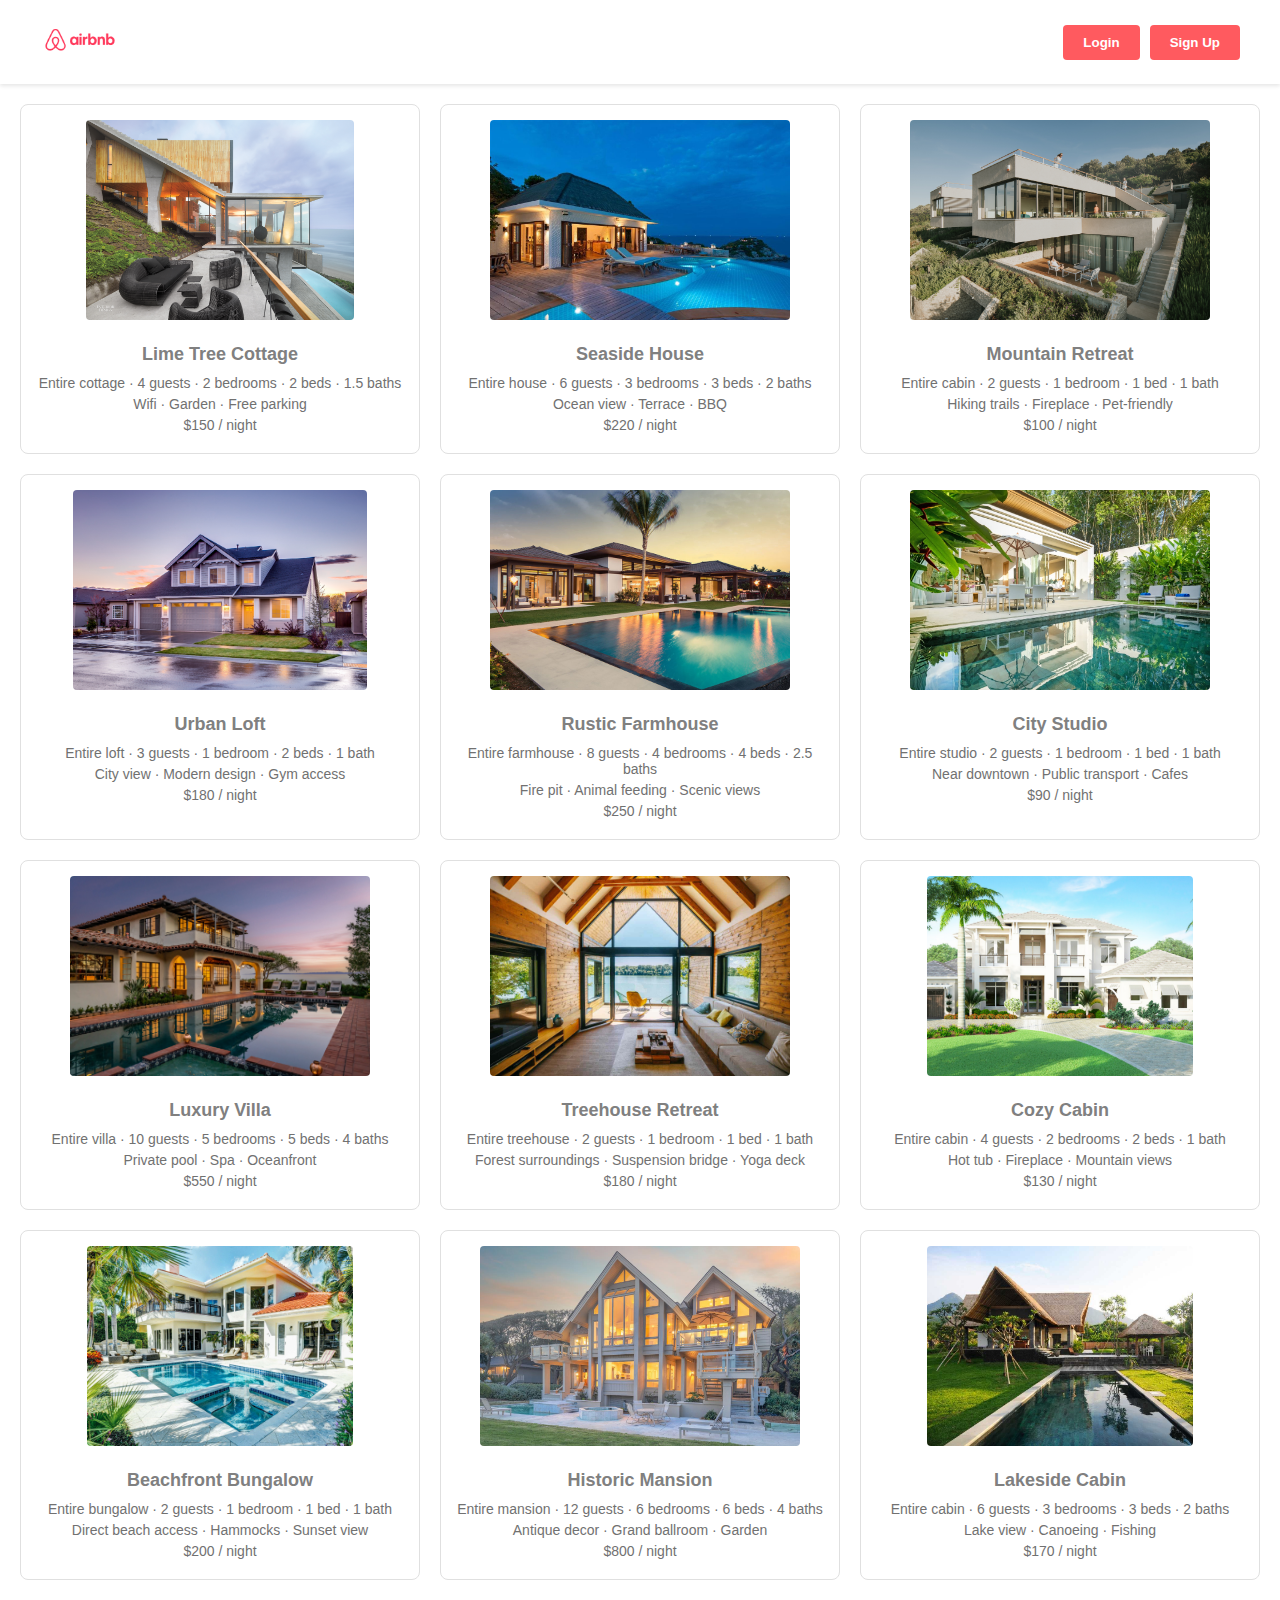
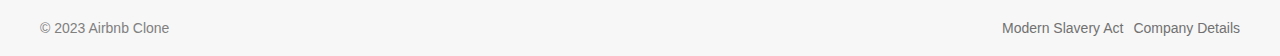
<file: index.html>
<!DOCTYPE html>
<html lang="en">
<head>
    <meta charset="UTF-8">
    <meta name="viewport" content="width=device-width, initial-scale=1.0">
    <link rel="stylesheet" href="styles.css">
    <title>Airbnb Clone</title>
</head>
<body>
   <nav class="navbar">
    <div class="logo">
        <img src="./airbnb.png" alt="Airbnb Logo">
    </div>
    <div class="nav-buttons">
        <button class="login-button">Login</button>
        <button class="signup-button">Sign Up</button>
    </div>
</nav>


<main class="property-listings">
    <a href="./1.html">
  <div class="property-listing">
      <img src="1.jpeg" alt="Property 1">
      <h3>Lime Tree Cottage</h3>
      <p>Entire cottage &#183; 4 guests &#183; 2 bedrooms &#183; 2 beds &#183; 1.5 baths</p>
      <p>Wifi &#183; Garden &#183; Free parking</p>
      <p>$150 / night</p>
  </div>
</a>
  <div class="property-listing">
      <img src="2.jpeg" alt="Property 2">
      <h3>Seaside House</h3>
      <p>Entire house &#183; 6 guests &#183; 3 bedrooms &#183; 3 beds &#183; 2 baths</p>
      <p>Ocean view &#183; Terrace &#183; BBQ</p>
      <p>$220 / night</p>
  </div>
  <div class="property-listing">
      <img src="3.jpeg" alt="Property 3">
      <h3>Mountain Retreat</h3>
      <p>Entire cabin &#183; 2 guests &#183; 1 bedroom &#183; 1 bed &#183; 1 bath</p>
      <p>Hiking trails &#183; Fireplace &#183; Pet-friendly</p>
      <p>$100 / night</p>
  </div>
  <div class="property-listing">
      <img src="4.jpeg" alt="Property 4">
      <h3>Urban Loft</h3>
      <p>Entire loft &#183; 3 guests &#183; 1 bedroom &#183; 2 beds &#183; 1 bath</p>
      <p>City view &#183; Modern design &#183; Gym access</p>
      <p>$180 / night</p>
  </div>
  <div class="property-listing">
      <img src="5.jpeg" alt="Property 5">
      <h3>Rustic Farmhouse</h3>
      <p>Entire farmhouse &#183; 8 guests &#183; 4 bedrooms &#183; 4 beds &#183; 2.5 baths</p>
      <p>Fire pit &#183; Animal feeding &#183; Scenic views</p>
      <p>$250 / night</p>
  </div>
  <div class="property-listing">
      <img src="6.jpeg" alt="Property 6">
      <h3>City Studio</h3>
      <p>Entire studio &#183; 2 guests &#183; 1 bedroom &#183; 1 bed &#183; 1 bath</p>
      <p>Near downtown &#183; Public transport &#183; Cafes</p>
      <p>$90 / night</p>
  </div>
  <div class="property-listing">
      <img src="7.jpeg" alt="Property 7">
      <h3>Luxury Villa</h3>
      <p>Entire villa &#183; 10 guests &#183; 5 bedrooms &#183; 5 beds &#183; 4 baths</p>
      <p>Private pool &#183; Spa &#183; Oceanfront</p>
      <p>$550 / night</p>
  </div>
  <div class="property-listing">
      <img src="8.jpeg" alt="Property 8">
      <h3>Treehouse Retreat</h3>
      <p>Entire treehouse &#183; 2 guests &#183; 1 bedroom &#183; 1 bed &#183; 1 bath</p>
      <p>Forest surroundings &#183; Suspension bridge &#183; Yoga deck</p>
      <p>$180 / night</p>
  </div>
  <div class="property-listing">
      <img src="9.jpeg" alt="Property 9">
      <h3>Cozy Cabin</h3>
      <p>Entire cabin &#183; 4 guests &#183; 2 bedrooms &#183; 2 beds &#183; 1 bath</p>
      <p>Hot tub &#183; Fireplace &#183; Mountain views</p>
      <p>$130 / night</p>
  </div>
  <div class="property-listing">
      <img src="10.jpeg" alt="Property 10">
      <h3>Beachfront Bungalow</h3>
      <p>Entire bungalow &#183; 2 guests &#183; 1 bedroom &#183; 1 bed &#183; 1 bath</p>
      <p>Direct beach access &#183; Hammocks &#183; Sunset view</p>
      <p>$200 / night</p>
  </div>
  <div class="property-listing">
      <img src="11.jpeg" alt="Property 11">
      <h3>Historic Mansion</h3>
      <p>Entire mansion &#183; 12 guests &#183; 6 bedrooms &#183; 6 beds &#183; 4 baths</p>
      <p>Antique decor &#183; Grand ballroom &#183; Garden</p>
      <p>$800 / night</p>
  </div>
  <div class="property-listing">
      <img src="12.jpeg" alt="Property 12">
      <h3>Lakeside Cabin</h3>
      <p>Entire cabin &#183; 6 guests &#183; 3 bedrooms &#183; 3 beds &#183; 2 baths</p>
      <p>Lake view &#183; Canoeing &#183; Fishing</p>
      <p>$170 / night</p>
  </div>
</main>


    <footer class="footer">
      <div class="footer-content">
          <p class="copyright">&copy; 2023 Airbnb Clone</p>
          <div class="footer-links">
              <a href="#" class="footer-link">Modern Slavery Act</a>
              <a href="#" class="footer-link">Company Details</a>
          </div>
      </div>
  </footer>
  
  
  
</body>
</html>
</file>
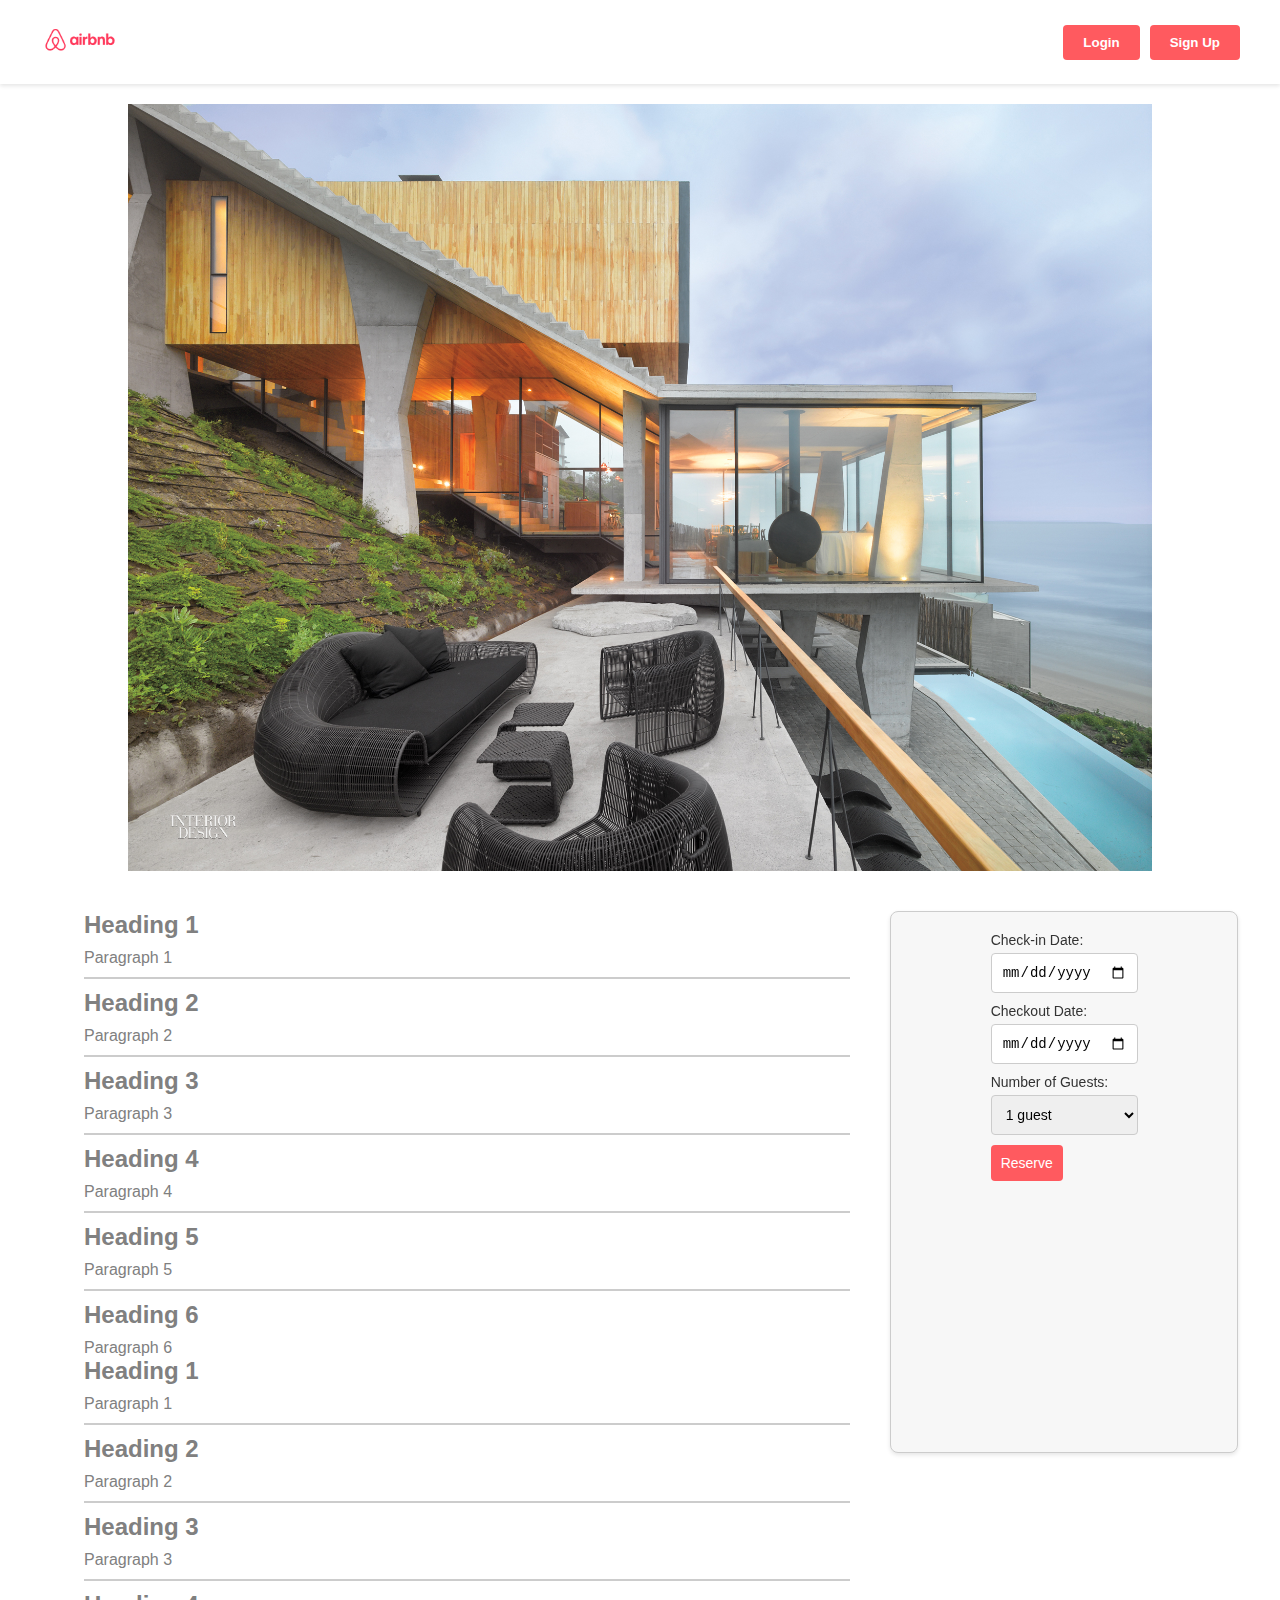
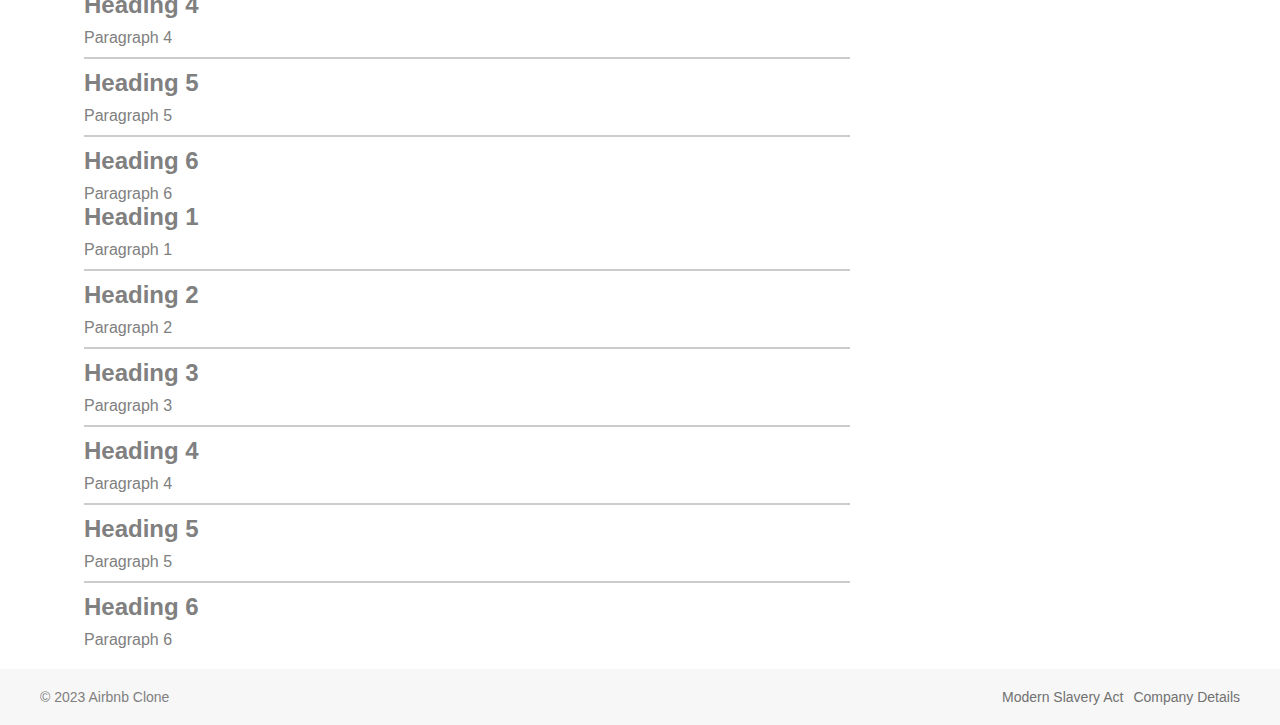
<file: 1.html>
<!DOCTYPE html>
<html lang="en">
<head>
    <meta charset="UTF-8">
    <meta name="viewport" content="width=device-width, initial-scale=1.0">
    <link rel="stylesheet" href="styles.css">
    <title>Property Details - Airbnb Clone</title>
</head>
<body>
    <!-- Navbar (same as index.html) -->
    <nav class="navbar">
        <div class="logo">
            <img src="./airbnb.png" alt="Airbnb Logo">
        </div>
        <div class="nav-buttons">
            <button class="login-button">Login</button>
            <button class="signup-button">Sign Up</button>
        </div>
    </nav>

    <!-- Main content for property details -->
    <main class="property-details">
      <div class="property-image">
          <img src="1.jpeg" alt="Property Image">
      </div>
      <main class="property-details">
        <div class="content-container">
            <div class="text-container">
                <h2>Heading 1</h2>
                <p>Paragraph 1</p>
                <hr class="separator">
                <h2>Heading 2</h2>
                <p>Paragraph 2</p>
                <hr class="separator">
                <h2>Heading 3</h2>
                <p>Paragraph 3</p>
                <hr class="separator">
                <h2>Heading 4</h2>
                <p>Paragraph 4</p>
                <hr class="separator">
                <h2>Heading 5</h2>
                <p>Paragraph 5</p>
                <hr class="separator">
                <h2>Heading 6</h2>
                <p>Paragraph 6</p>
                <h2>Heading 1</h2>
                <p>Paragraph 1</p>
                <hr class="separator">
                <h2>Heading 2</h2>
                <p>Paragraph 2</p>
                <hr class="separator">
                <h2>Heading 3</h2>
                <p>Paragraph 3</p>
                <hr class="separator">
                <h2>Heading 4</h2>
                <p>Paragraph 4</p>
                <hr class="separator">
                <h2>Heading 5</h2>
                <p>Paragraph 5</p>
                <hr class="separator">
                <h2>Heading 6</h2>
                <p>Paragraph 6</p>
                <h2>Heading 1</h2>
                <p>Paragraph 1</p>
                <hr class="separator">
                <h2>Heading 2</h2>
                <p>Paragraph 2</p>
                <hr class="separator">
                <h2>Heading 3</h2>
                <p>Paragraph 3</p>
                <hr class="separator">
                <h2>Heading 4</h2>
                <p>Paragraph 4</p>
                <hr class="separator">
                <h2>Heading 5</h2>
                <p>Paragraph 5</p>
                <hr class="separator">
                <h2>Heading 6</h2>
                <p>Paragraph 6</p>
            </div>
            <div class="frame-container">
               
                  <div class="reservation-form">
                    <div class="form">
                        <label for="checkin">Check-in Date:</label>
                        <input type="date" id="checkin" name="checkin" required>
                
                        <label for="checkout">Checkout Date:</label>
                        <input type="date" id="checkout" name="checkout" required>
                
                        <label for="guests">Number of Guests:</label>
                        <select id="guests" name="guests">
                            <option value="1">1 guest</option>
                            <option value="2">2 guests</option>
                            <option value="3">3 guests</option>
                        </select>
                
                        <a href="./payment.html"><button type="submit">Reserve</button></a>
                
                    </div>
                </div>
                
            
            </div>
        </div>
    </main>
    
  </main>
  

    <!-- Footer (same as index.html) -->
    <footer class="footer">
      <div class="footer-content">
          <p class="copyright">&copy; 2023 Airbnb Clone</p>
          <div class="footer-links">
              <a href="#" class="footer-link">Modern Slavery Act</a>
              <a href="#" class="footer-link">Company Details</a>
          </div>
      </div>
  </footer>
</body>
</html>
</file>
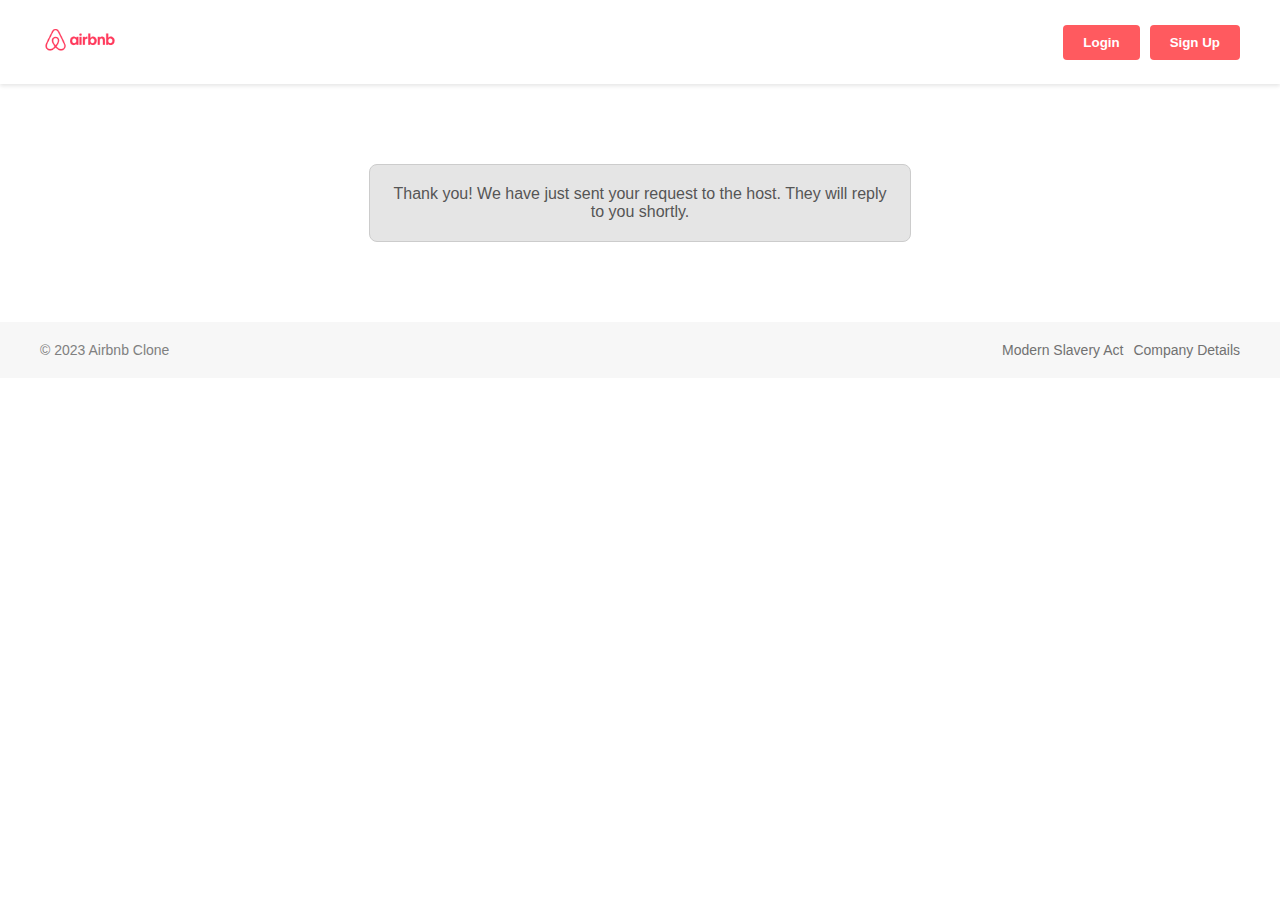
<file: confirm.html>
<!DOCTYPE html>
<html lang="en">
<head>
    <meta charset="UTF-8">
    <meta name="viewport" content="width=device-width, initial-scale=1.0">
    <link rel="stylesheet" href="styles.css">
    <title>Payment - Airbnb Clone</title>
</head>
<body>
    <!-- Navbar (same as index.html) -->
    <nav class="navbar">
        <div class="logo">
            <img src="./airbnb.png" alt="Airbnb Logo">
        </div>
        <div class="nav-buttons">
            <button class="login-button">Login</button>
            <button class="signup-button">Sign Up</button>
        </div>
    </nav>

    <!-- Main content for property details -->
    <main class="property-details">
    
     
      <div class="confirmation-message">
        Thank you! We have just sent your request to the host. They will reply to you shortly.
    </div>
    
    
  </main>
  

    <!-- Footer (same as index.html) -->
    <footer class="footer">
      <div class="footer-content">
          <p class="copyright">&copy; 2023 Airbnb Clone</p>
          <div class="footer-links">
              <a href="#" class="footer-link">Modern Slavery Act</a>
              <a href="#" class="footer-link">Company Details</a>
          </div>
      </div>
  </footer>
</body>
</html>
</file>
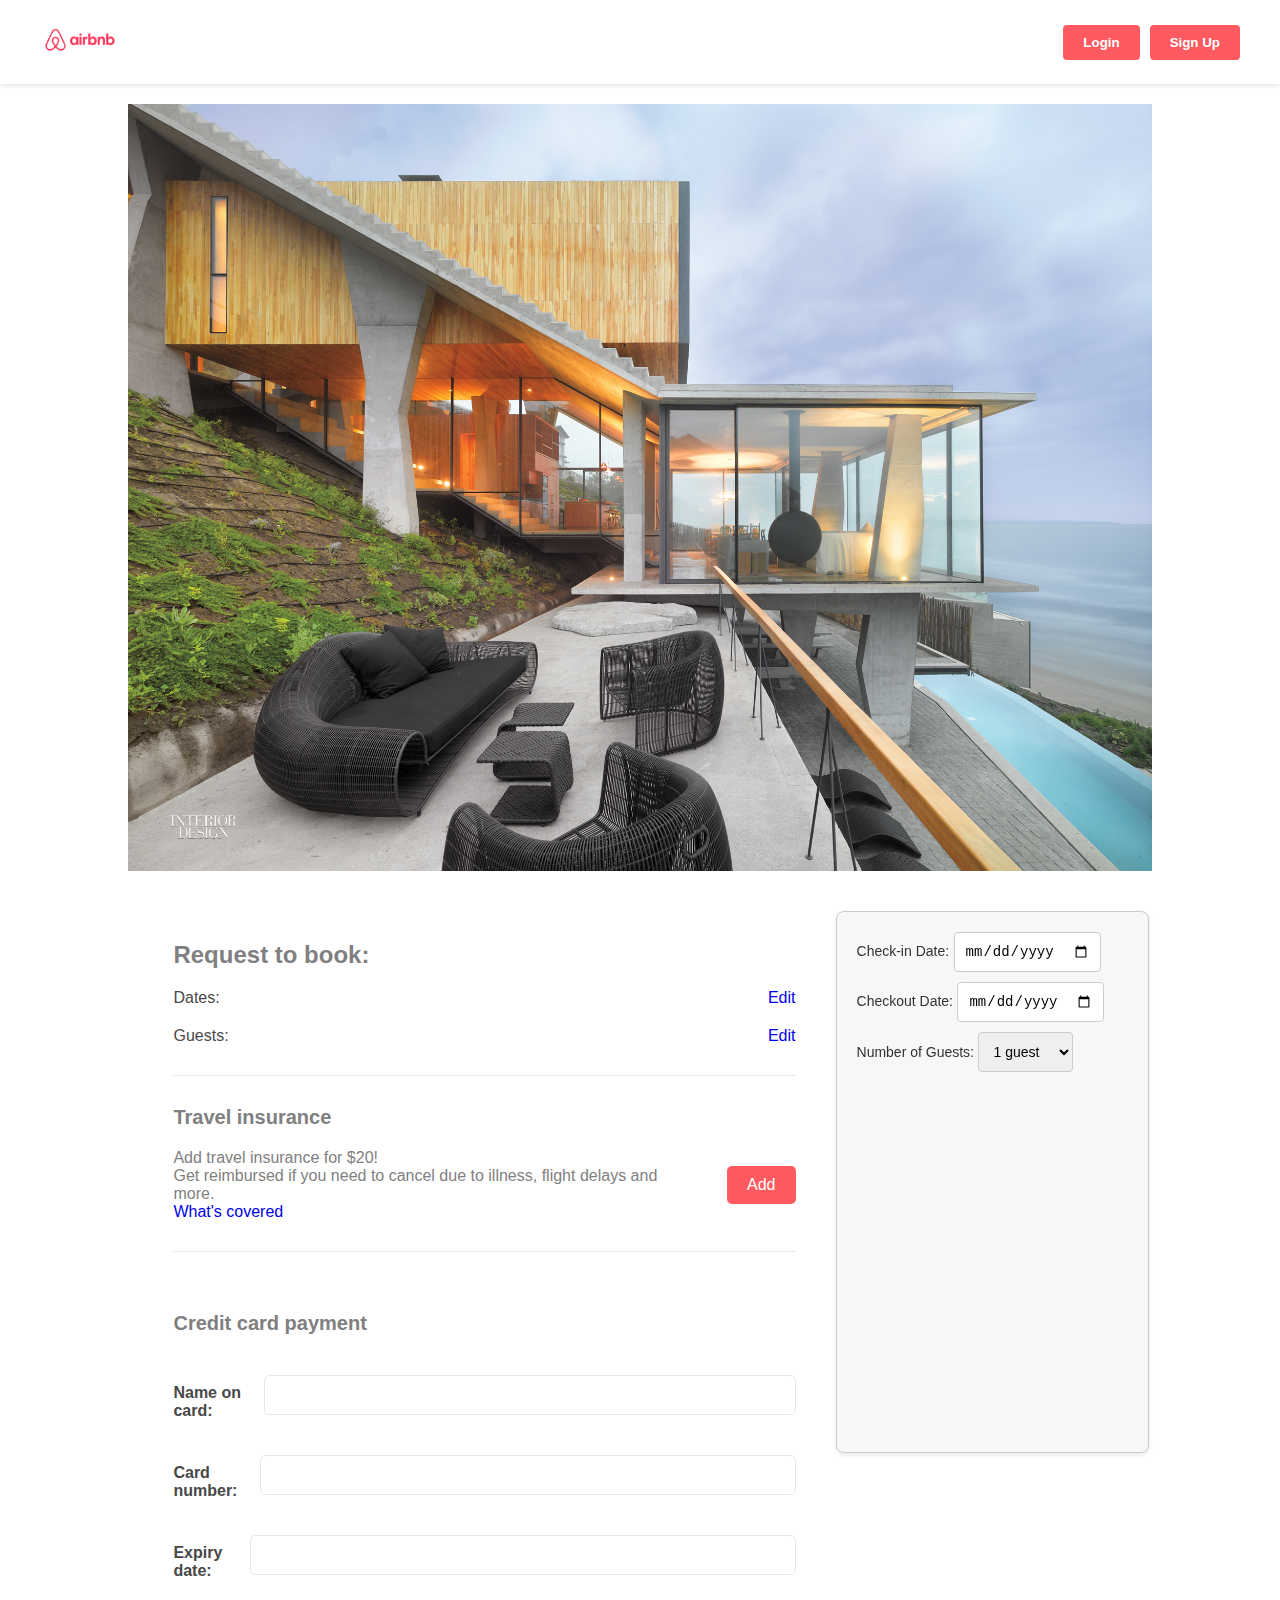
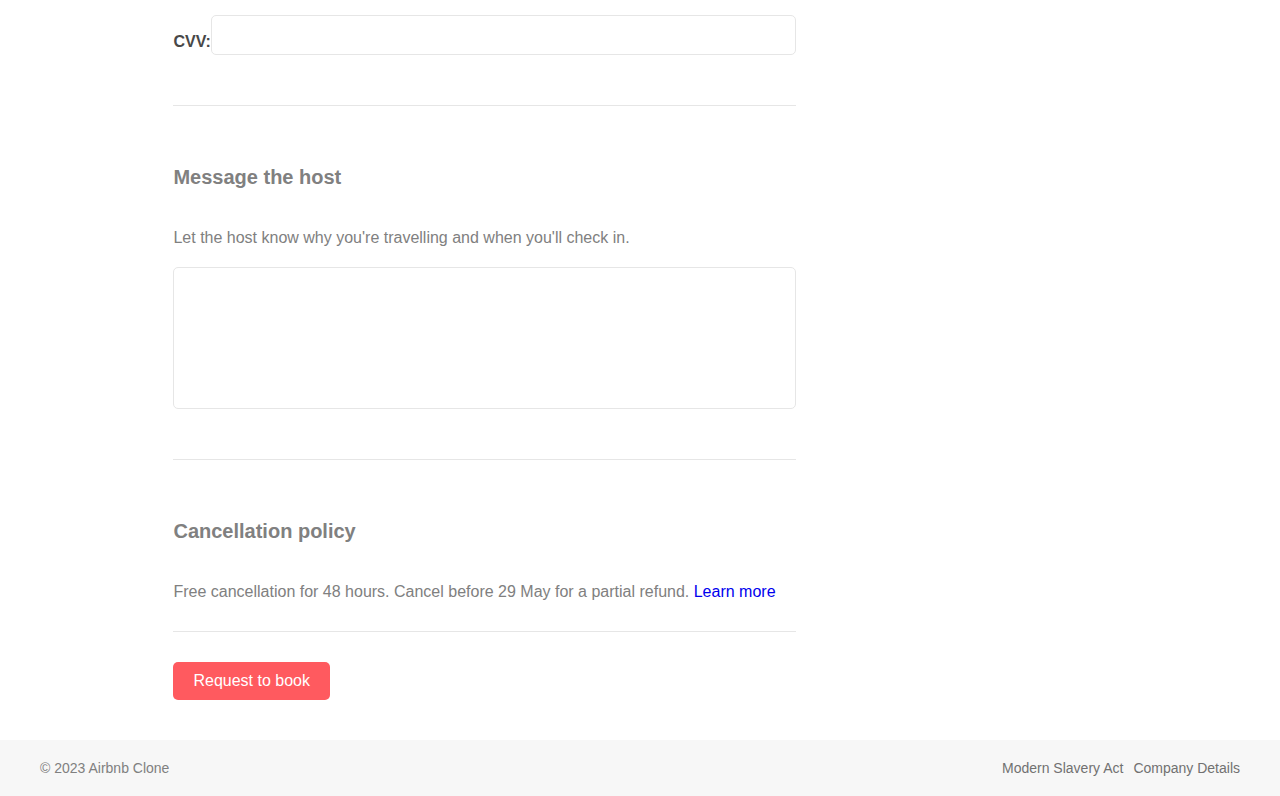
<file: payment.html>
<!DOCTYPE html>
<html lang="en">
<head>
    <meta charset="UTF-8">
    <meta name="viewport" content="width=device-width, initial-scale=1.0">
    <link rel="stylesheet" href="styles.css">
    <title>Payment - Airbnb Clone</title>
</head>
<body>
    <!-- Navbar (same as index.html) -->
    <nav class="navbar">
        <div class="logo">
            <img src="./airbnb.png" alt="Airbnb Logo">
        </div>
        <div class="nav-buttons">
            <button class="login-button">Login</button>
            <button class="signup-button">Sign Up</button>
        </div>
    </nav>

    <!-- Main content for property details -->
    <main class="property-details">
      <div class="property-image">
          <img src="1.jpeg" alt="Property Image">
      </div>
      <main class="property-details">
        <div class="content-container">
            <div class="parent">
                <div class="child1">
                    <div class="request-to-book">
                        <h1>Request to book:</h1>
                        <div class="row">
                          <div class="left">Dates: <span id="booking-dates"></span></div>
                          <div class="right"><a href="#" id="edit-dates">Edit</a></div>
                        </div>
                        <div class="row">
                          <div class="left">Guests: <span id="booking-guests"></span></div>
                          <div class="right"><a href="#" id="edit-guests">Edit</a></div>
                        </div>
                        <hr>
                        <h2>Travel insurance</h2>
                        <div class="row">
                          <div class="left">
                            <p>Add travel insurance for $20!<br>Get reimbursed if you need to cancel due to illness, flight delays and more.<br><a href="#">What's covered</a></p>
                          </div>
                          <div class="right"><button>Add</button></div>
                        </div>
                        <hr>
                        <form class="payment-form">
                          <div class="row">
                            <h2>Credit card payment</h2>
                          </div>
                          <div class="row">
                            <label for="card-holder">Name on card:</label>
                            <input type="text" id="card-holder" name="card-holder" required>
                          </div>
                          <div class="row">
                            <label for="card-number">Card number:</label>
                            <input type="text" id="card-number" name="card-number" required>
                          </div>
                          <div class="row">
                            <label for="expiry-date">Expiry date:</label>
                            <input type="text" id="expiry-date" name="expiry-date" required>
                          </div>
                          <div class="row">
                            <label for="cvv">CVV:</label>
                            <input type="text" id="cvv" name="cvv" required>
                          </div>
                        </form>
                        <hr>
                        <div class="row">
                          <h2>Message the host</h2>
                        </div>
                        <div class="row">
                          <p>Let the host know why you're travelling and when you'll check in.</p>
                        </div>
                        <div class="row">
                          <textarea id="message" name="message"></textarea>
                        </div>
                        <hr>
                        <div class="row">
                          <h2>Cancellation policy</h2>
                        </div>
                        <div class="row">
                          <p>Free cancellation for 48 hours. Cancel before 29 May for a partial refund. <a href="#">Learn more</a></p>
                        </div>
                        <hr>
                        <div class="row">
                          <a href="./confirm.html"><button id="request-to-book">Request to book</button></a>
                        </div>
                      </div>
                      
                </div>
            <div class="frame-container">
               
                  <div class="reservation-form">
                    <form>
                        <label for="checkin">Check-in Date:</label>
                        <input type="date" id="checkin" name="checkin" required>
                
                        <label for="checkout">Checkout Date:</label>
                        <input type="date" id="checkout" name="checkout" required>
                
                        <label for="guests">Number of Guests:</label>
                        <select id="guests" name="guests">
                            <option value="1">1 guest</option>
                            <option value="2">2 guests</option>
                            <option value="3">3 guests</option>
                        </select>
                
                        
                    </form>
                </div>
                
            
            </div>
        </div>
    </main>
    
  </main>
  

    <!-- Footer (same as index.html) -->
    <footer class="footer">
      <div class="footer-content">
          <p class="copyright">&copy; 2023 Airbnb Clone</p>
          <div class="footer-links">
              <a href="#" class="footer-link">Modern Slavery Act</a>
              <a href="#" class="footer-link">Company Details</a>
          </div>
      </div>
  </footer>
</body>
</html>
</file>
<file: styles.css>
/* Reset some default styles */
body, h1, h2, h3, p, button {
    margin: 0;
    padding: 0;
    font-family: Arial, sans-serif;
    color: grey
}

a {
    text-decoration: none
}

/* Style for the entire navbar */
.navbar {
    display: flex;
    justify-content: space-between;
    align-items: center;
    background-color: #ffffff;
    padding: 20px 40px;
    box-shadow: 0 2px 4px rgba(0, 0, 0, 0.1);
}

/* Style for the Airbnb logo */
.logo img {
    height: 40px;
}

/* Style for navigation buttons */
.nav-buttons {
    display: flex;
    gap: 10px;
}

.login-button, .signup-button {
    padding: 10px 20px;
    border: none;
    background-color: #ff5a5f;
    color: white;
    font-weight: bold;
    border-radius: 4px;
    cursor: pointer;
    transition: background-color 0.3s;
}

.login-button:hover, .signup-button:hover {
    background-color: #e63c3f;
}


.property-listings {
    display: grid;
    grid-template-columns: repeat(auto-fill, minmax(300px, 1fr));
    gap: 20px;
    padding: 20px;
}

.property-listing {
    border: 1px solid #e0e0e0;
    border-radius: 8px;
    padding: 15px;
    text-align: center;
    transition: transform 0.3s;
}

.property-listing img {
    max-width: 100%;
    height: 200px; /* Set a fixed image height for uniformity */
    object-fit: cover; /* Maintain aspect ratio */
    border-radius: 4px;
    margin-bottom: 10px;
}

.property-listing h3 {
    font-size: 18px;
    margin: 10px 0;
}

.property-listing p {
    font-size: 14px;
    color: #717171;
    margin-bottom: 5px;
}

/* Responsive layout for smaller screens */
@media (max-width: 768px) {
    .property-listings {
        grid-template-columns: 1fr;
    }
}

/* Style for the entire footer */
.footer {
    background-color: #f7f7f7;
    padding: 20px 0;
    text-align: center;
    font-size: 14px;
}

/* Style for the footer content */
.footer-content {
    display: flex;
    justify-content: space-between;
    align-items: center;
    padding: 0 40px;
}

/* Style for the copyright notice */
.footer-content .copyright {
    margin: 0;
}

/* Style for the footer links */
.footer-links {
    display: flex;
    gap: 10px;
}

.footer-link {
    color: #717171;
    text-decoration: none;
    transition: color 0.3s;
}

.footer-link:hover {
    color: #ff5a5f;
}


/* Reset and basic styling */
body, h1, h2, h3, p, button {
    margin: 0;
    padding: 0;
    font-family: Arial, sans-serif;
}




.content-container {
    max-width: 90%;
    margin: 0 auto;
    display: flex;
}

.text-container {
    width: 70%;
    display: inline-block;
    padding: 20px;
    box-sizing: border-box;
}

.text-container h2 {
    margin-bottom: 10px;
}

.separator {
    border: 0.5px solid #ccc;
    margin: 10px 0;
}

.frame-container {
    width: 30%;
    display: inline-block;
    padding: 20px;
    margin-bottom: 50px;
    box-sizing: border-box;
    position: sticky;
    top: 50px; 
    height: calc(100vh - 100px);
}

/* Reservation Form styles */
.reservation-form {
    width: 100%;
    height: 500px;
    border: 1px solid #ccc;
    background-color: #f7f7f7;
    padding: 20px;
    border-radius: 8px;
    box-shadow: 0 2px 4px rgba(0, 0, 0, 0.1);
}

.reservation-form .form {
    display: flex;
    flex-direction: column;
}

.reservation-form label {
    font-size: 14px;
    margin-bottom: 5px;
    color: #333;
}

.reservation-form input[type="date"],
.reservation-form select {
    padding: 10px;
    border: 1px solid #ccc;
    border-radius: 4px;
    margin-bottom: 10px;
    font-size: 14px;
}

.reservation-form button {
    background-color: #ff5a5f;
    color: white;
    border: none;
    border-radius: 4px;
    padding: 10px;
    cursor: pointer;
    font-size: 14px;
    transition: background-color 0.3s;
}

.reservation-form button:hover {
    background-color: #d9534f;
}



.property-image {
    display: flex;
    justify-content: center;
    margin: 20px auto;
    max-width: 80%; /* Limits the width to 80% of the screen width */
}

.property-image img {
    max-width: 100%;
    height: auto;
}


.confirmation-message {
    background-color: rgba(0, 0, 0, 0.1); /* Transparent grey background */
    color: #555; /* Grey font color */
    border: 1px solid #ccc; /* Grey border */
    padding: 20px;
    border-radius: 8px; /* Rounded corners */
    text-align: center;
    font-size: 16px;
    max-width: 500px;
    margin: 80px auto; /* Margin top and bottom */
}



   
   

  /* Description */

  .parent {
    margin-left: 5%;
    margin-right: 5%;
    max-width: 90%;
    display: flex;
    justify-content: center;
  }
  
  .child1 {
    width: 60%;
    display: inline-block;
    padding: 20px;
  }
  
  .child2 {
    width: 40%;
    display: inline-block;
    padding: 20px;
  }
  
  @media only screen and (max-width: 1000px) {
    .child2 {
      display: none;
    }
  }
  
  .frame {
    position: sticky;
        top: 30px;
        bottom: 50px; 
    height: 430px;
    border: 1px solid grey;
  }

  .frame-fixed {
    position: fixed;
    top: 20px;
  }

  /* Snippet */

  .frame {
    font-family: Arial, sans-serif;
    border: 1px solid #ddd;
    border-radius: 4px;
    padding: 25px;
    box-shadow: 0 1px 2px rgba(0, 0, 0, 0.1);
  }
  
  .price-info {
    display: flex;
    align-items: center;
    margin-bottom: 25px;
    color: #717171;
    font-size: 14px;
    height: 100px;
  }

  .price-detail {
    display: flex;
    justify-content: space-between;
    margin-top: 20px;
    margin-bottom: 30px;
    color: #717171;
    font-size: 14px;
  }
  
  .price-per-night {
    font-weight: bold;
    font-size: 20px;
  }
  
  .reservation-form {
    display: flex;
    flex-direction: column;
    align-items: center;
  }
  
  .form-row {
    display: flex;
    justify-content: center;
    width: 100%;
  }
  
  #checkin-date,
  #checkout-date {
    border: none;
    padding: 10px;
    background-color: #f7f7f7;
    border-radius: 4px;
    width: 48%;
  }
  
  #num-guests {
    margin-top: 14px;
    padding: 10px;
    border: none;
    background-color: #f7f7f7;
    border-radius: 4px;
    width: 100%;
  }
  
  #reserve-button {
    background-color: #ff5a5f;
    color: white;
    font-size: 16px;
    border: none;
    border-radius: 4px;
    padding: 15px 20px;
    margin-top: 25px;
    cursor: pointer;
    width: 100%;
  }
  
  .reservation-info {
    display: flex;
    justify-content: center;
    margin-top: 20px;
    color: #717171;
    font-size: 14px;
    padding: 10px;
  }

  .total {
    display: flex; 
    justify-content: 
    space-between; 
    margin-top: 30px; 
    font-weight: 
    bold; font-size: 18px;
  }
  
  .price-info img {
    height: 100px;
  }
  
  .title-reviews {
    display: flex;
    flex-direction: column;
    margin-left: 10px;
    height: 100px;
    align-items: flex-start;
    justify-content: space-between;
  }
  
  .prop-title {
    font-size: 18px;
    font-weight: bold;
    margin-bottom: 5px;
  }
  
  .reviews {
    font-size: 14px;
    color: gray;
  }
  
  .aircover p {
    margin-top: 30px; 
    font-weight: 
    bold; font-size: 18px;
  }

  /* Payment page - Booking Info */

  .request-to-book {
    max-width: 800px;
    margin: 0 auto;
    font-family: Arial, sans-serif;
    color: #484848;
  }
  
  .request-to-book h1 {
    font-size: 24px;
    font-weight: bold;
    margin: 30px 0 20px;
  }
  
  .request-to-book .row {
    display: flex;
    justify-content: space-between;
    align-items: center;
    margin: 20px 0;
  }
  
  .request-to-book .row p {
    margin: 0;
  }
  
  .request-to-book .left {
    flex-grow: 1;
  }
  
  .request-to-book .right {
    flex-basis: 100px;
    text-align: right;
  }
  
  .request-to-book hr {
    margin: 30px 0;
    border: 0;
    border-top: 1px solid #e6e6e6;
  }
  
  .request-to-book h2 {
    font-size: 20px;
    font-weight: bold;
    margin: 30px 0 20px;
  }
  
  .request-to-book label {
    display: block;
    margin-bottom: 5px;
    font-weight: bold;
  }
  
  .request-to-book input[type="text"] {
    width: 100%;
    padding: 10px;
    border: 1px solid #e6e6e6;
    border-radius: 5px;
    font-size: 16px;
    margin-bottom: 20px;
  }
  
  .request-to-book textarea {
    width: 100%;
    padding: 10px;
    border: 1px solid #e6e6e6;
    border-radius: 5px;
    font-size: 16px;
    height: 120px;
    resize: none;
    margin-bottom: 20px;
  }
  
  .request-to-book button {
    background-color: #ff5a5f;
    color: #fff;
    border: none;
    border-radius: 5px;
    padding: 10px 20px;
    font-size: 16px;
    cursor: pointer;
  }
  
  .request-to-book button:hover {
    background-color: #e6555a;
  }
</file>
